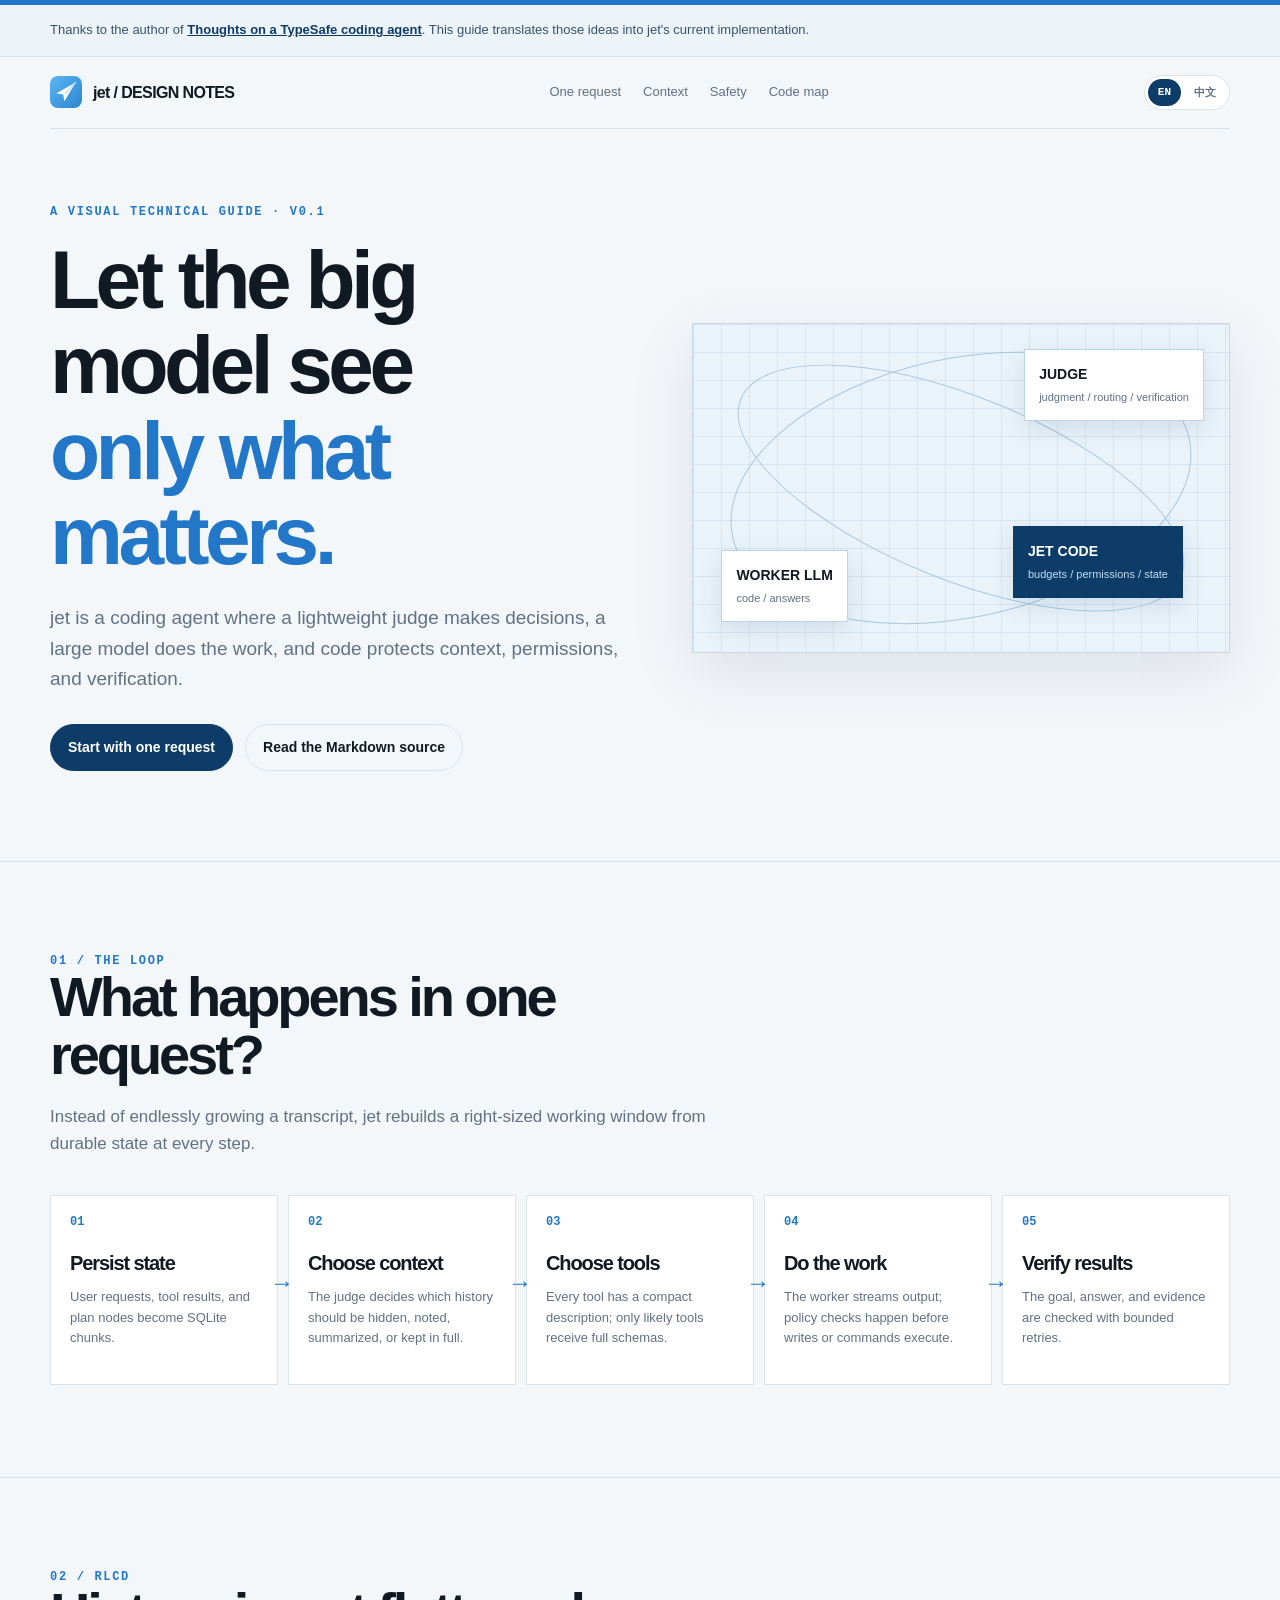
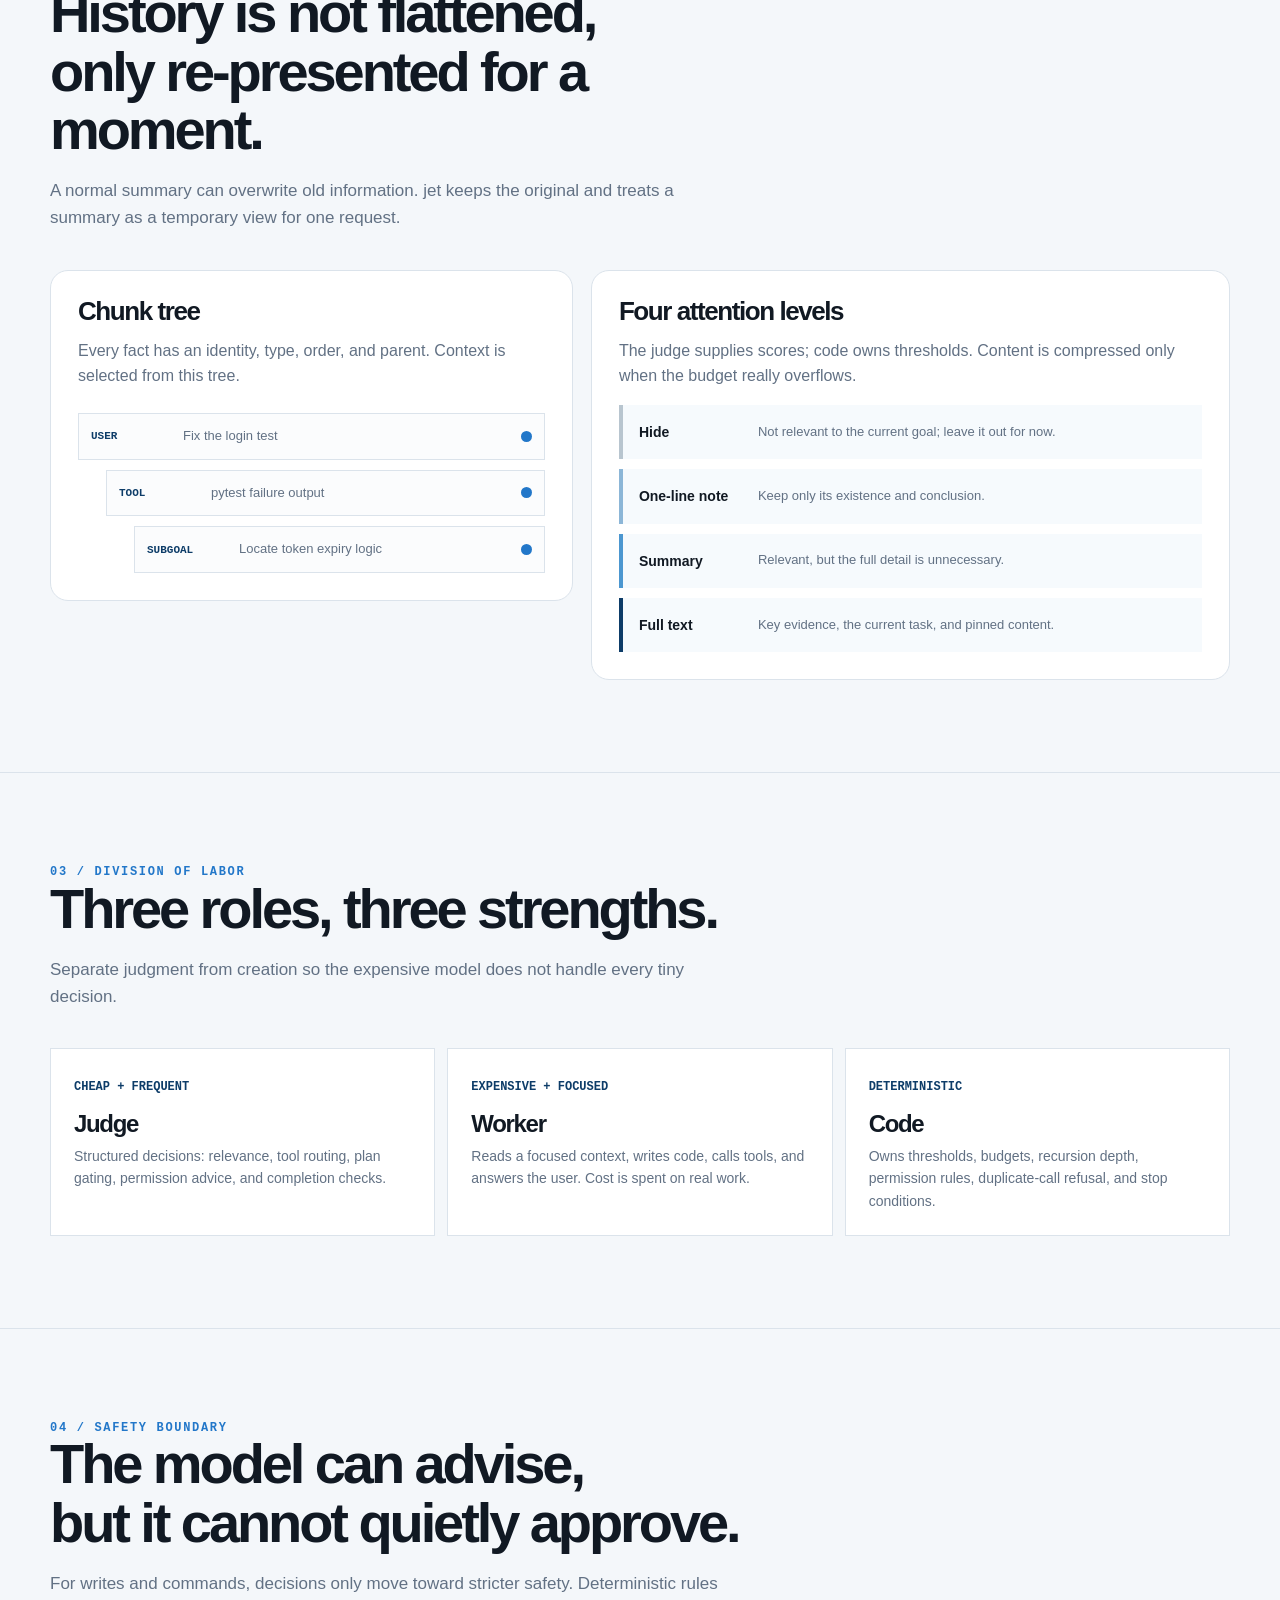
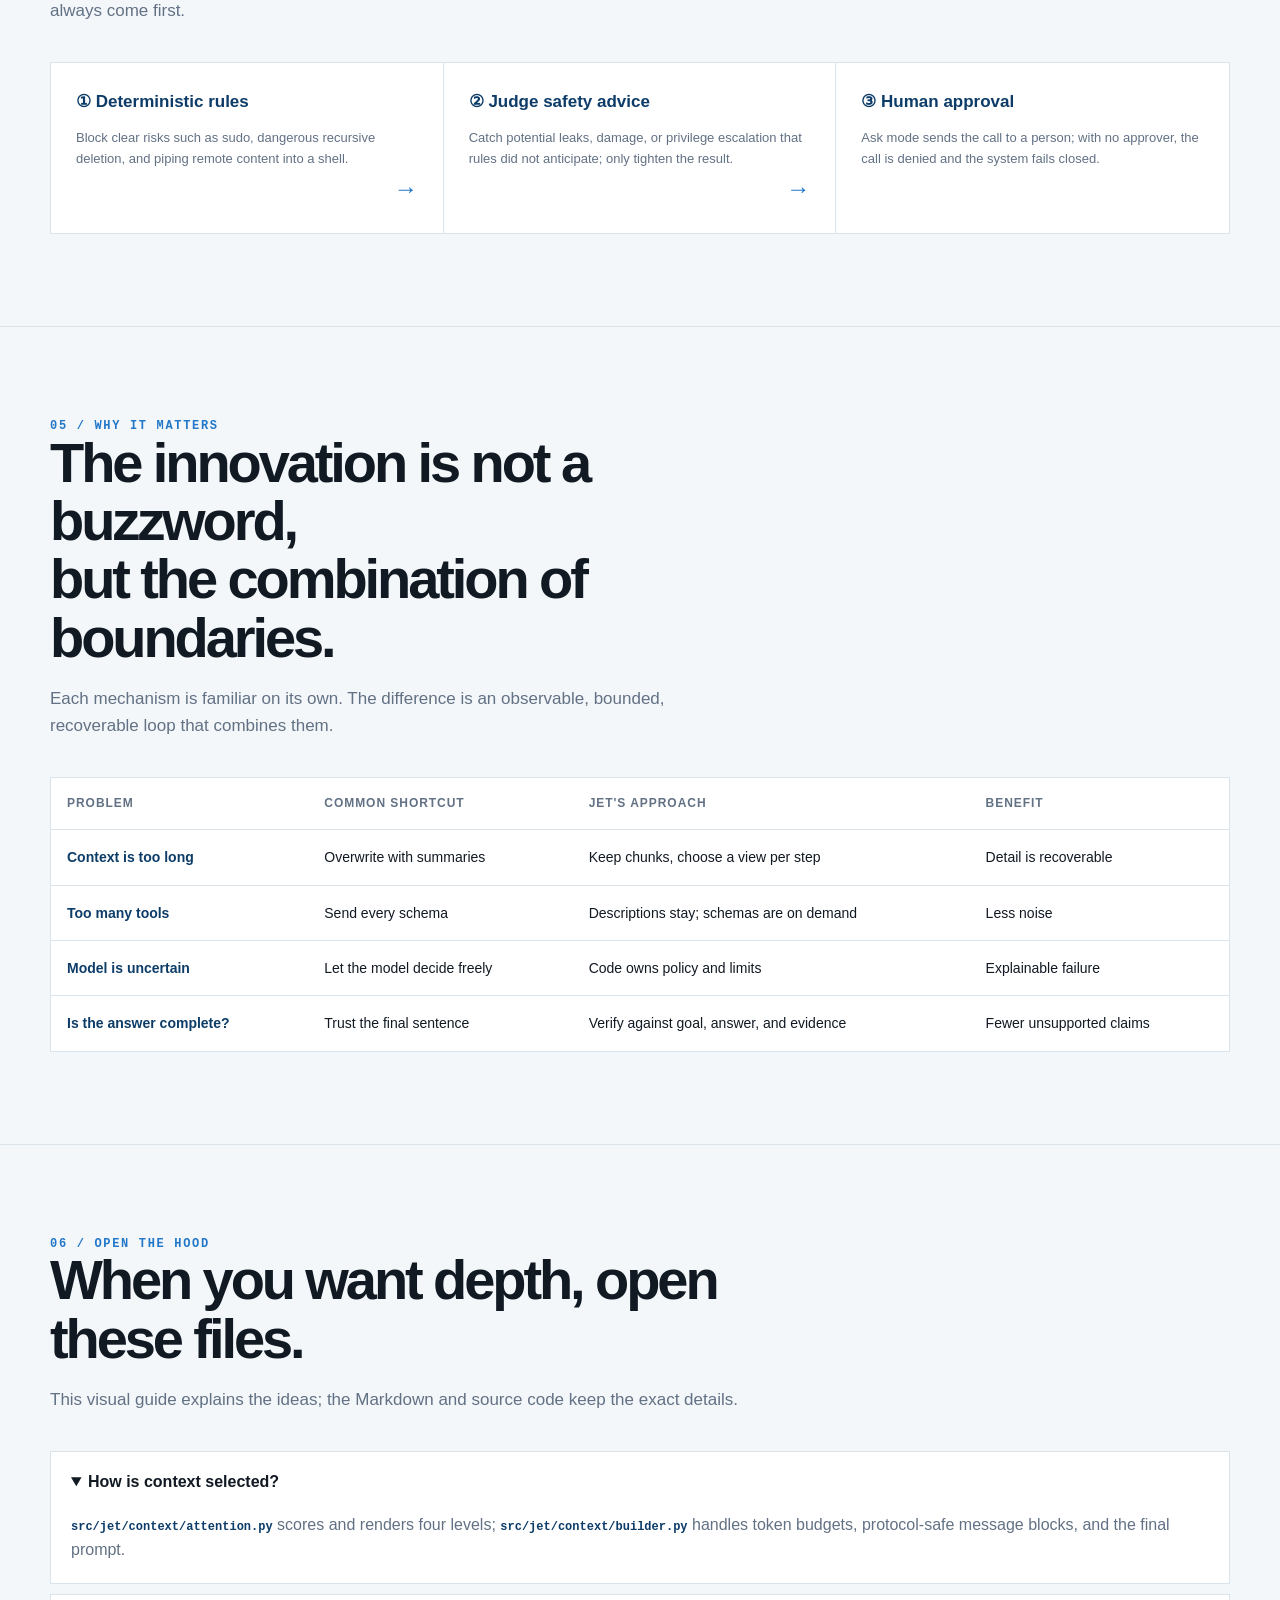
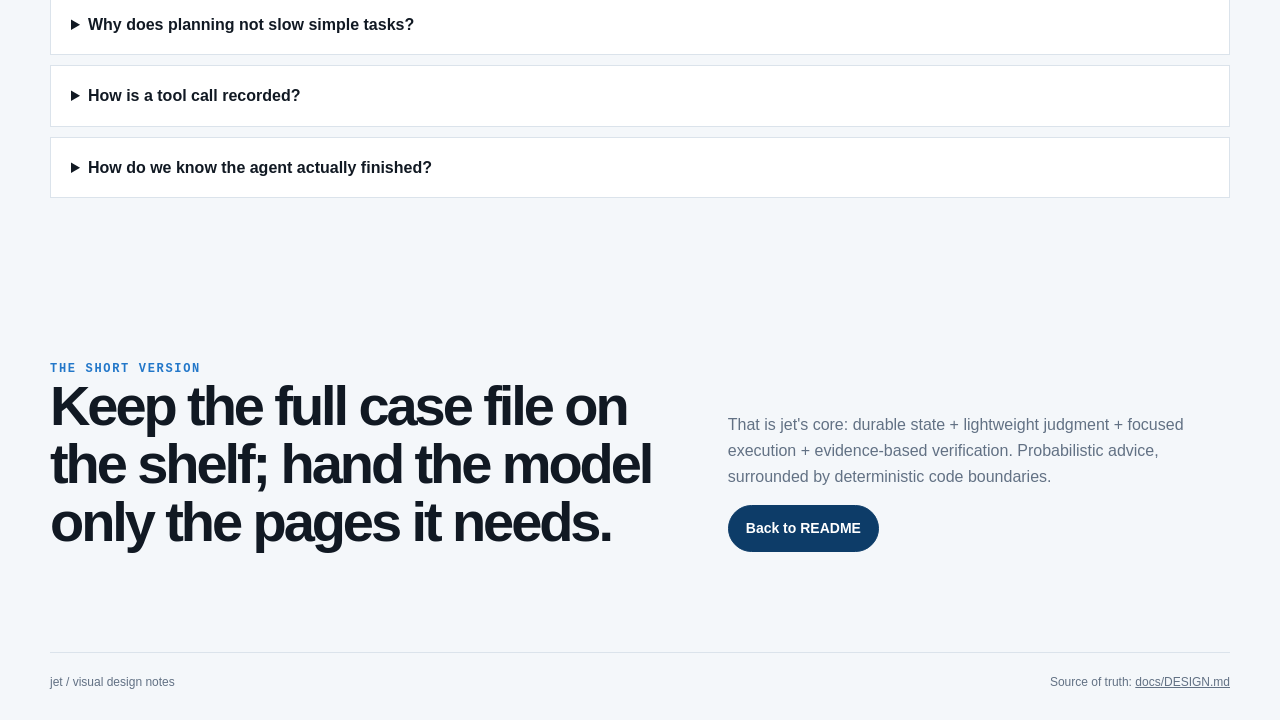
<file: docs/design.html>
<!doctype html>
<html lang="zh-CN">
<head>
  <meta charset="utf-8">
  <meta name="viewport" content="width=device-width, initial-scale=1">
  <meta name="description" content="jet coding agent 核心设计与创新点的可视化技术说明">
  <title>jet / 设计说明</title>
  <style>
    :root {
      --ink: #111923;
      --muted: #627184;
      --paper: #f4f7fa;
      --panel: #ffffff;
      --line: #dbe3eb;
      --blue: #2277c9;
      --blue-dark: #0d3c68;
      --blue-pale: #e7f2fc;
      --signal: #e6f0e8;
      --shadow: 0 20px 60px rgba(18, 42, 69, .10);
      --radius: 18px;
    }
    * { box-sizing: border-box; }
    html { scroll-behavior: smooth; }
    body {
      margin: 0; color: var(--ink); background: var(--paper);
      font-family: ui-sans-serif, -apple-system, BlinkMacSystemFont, "Segoe UI", sans-serif;
      line-height: 1.6;
    }
    a { color: inherit; }
    .topline { height: 5px; background: var(--blue); }
    .shell { width: min(1180px, calc(100% - 40px)); margin: auto; }
    .credit {
      padding: 15px max(20px, calc((100vw - 1180px) / 2));
      background: #edf4f9; color: #38516b; font-size: 13px;
      border-bottom: 1px solid var(--line);
    }
    .credit a { color: var(--blue-dark); font-weight: 700; }
    nav {
      height: 72px; display: flex; align-items: center; justify-content: space-between;
      border-bottom: 1px solid var(--line);
    }
    .brand { display: flex; align-items: center; gap: 11px; text-decoration: none; font-weight: 800; letter-spacing: -.04em; }
    .brand img { width: 32px; height: 32px; }
    .navlinks { display: flex; gap: 22px; color: var(--muted); font-size: 13px; }
    .navlinks a { text-decoration: none; }
    .navlinks a:hover, .navlinks a:focus { color: var(--blue); }
    .lang-tabs { display: inline-flex; gap: 3px; padding: 3px; border: 1px solid var(--line); background: var(--panel); border-radius: 999px; }
    .lang-tab { border: 0; border-radius: 999px; padding: 6px 10px; color: var(--muted); background: transparent; cursor: pointer; font: 700 11px ui-monospace, SFMono-Regular, Menlo, monospace; }
    .lang-tab[aria-selected="true"] { color: white; background: var(--blue-dark); }
    .hero { padding: 76px 0 90px; display: grid; grid-template-columns: 1.04fr .96fr; gap: 60px; align-items: center; }
    .kicker { color: var(--blue); font: 700 12px/1.2 ui-monospace, SFMono-Regular, Menlo, monospace; letter-spacing: .14em; text-transform: uppercase; }
    h1, h2, h3 { margin: 0; letter-spacing: -.055em; line-height: 1.04; }
    h1 { margin-top: 18px; max-width: 650px; font-size: clamp(44px, 7vw, 82px); }
    h1 em { color: var(--blue); font-style: normal; }
    .lead { max-width: 570px; margin: 25px 0 30px; color: var(--muted); font-size: 19px; }
    .hero-actions { display: flex; gap: 12px; flex-wrap: wrap; }
    .button { display: inline-flex; align-items: center; padding: 11px 17px; border-radius: 999px; border: 1px solid var(--line); text-decoration: none; font-size: 14px; font-weight: 700; transition: transform .18s ease, border-color .18s ease; }
    .button:hover { transform: translateY(-2px); border-color: var(--blue); }
    .button.primary { color: white; background: var(--blue-dark); border-color: var(--blue-dark); }
    .hero-diagram { position: relative; min-height: 330px; padding: 26px; border: 1px solid #c7d8e7; background: #eaf3fa; box-shadow: var(--shadow); overflow: hidden; }
    .hero-diagram::before { content: ""; position: absolute; inset: 0; opacity: .5; background-image: linear-gradient(#c7d8e7 1px, transparent 1px), linear-gradient(90deg, #c7d8e7 1px, transparent 1px); background-size: 28px 28px; }
    .orbit { position: absolute; inset: 34px; border: 1px solid #a9c7df; border-radius: 50%; transform: rotate(-12deg); }
    .orbit.two { inset: 72px 30px; transform: rotate(22deg); }
    .node { position: absolute; z-index: 1; display: grid; gap: 4px; min-width: 126px; padding: 13px 14px; background: white; border: 1px solid #bdd2e3; box-shadow: 0 8px 22px rgba(28, 75, 117, .12); }
    .node strong { font-size: 14px; }
    .node small { color: var(--muted); font-size: 11px; }
    .node.judge { top: 25px; right: 25px; }
    .node.worker { left: 28px; bottom: 30px; }
    .node.code { right: 46px; bottom: 54px; background: var(--blue-dark); color: white; border-color: var(--blue-dark); }
    .node.code small { color: #c5dcf1; }
    .section { padding: 92px 0; border-top: 1px solid var(--line); }
    .section-head { max-width: 690px; margin-bottom: 38px; }
    h2 { font-size: clamp(32px, 5vw, 56px); }
    .section-head p { color: var(--muted); font-size: 17px; margin: 18px 0 0; }
    .flow { display: grid; grid-template-columns: repeat(5, 1fr); gap: 10px; }
    .flow-step { min-height: 190px; position: relative; padding: 19px; background: var(--panel); border: 1px solid var(--line); }
    .flow-step:not(:last-child)::after { content: "→"; position: absolute; z-index: 2; top: 68px; right: -17px; color: var(--blue); font-size: 24px; }
    .number { color: var(--blue); font: 700 12px ui-monospace, monospace; }
    .flow-step h3 { margin-top: 24px; font-size: 20px; }
    .flow-step p { color: var(--muted); font-size: 13px; }
    .split { display: grid; grid-template-columns: .9fr 1.1fr; gap: 18px; align-items: start; }
    .panel { background: var(--panel); border: 1px solid var(--line); padding: 27px; border-radius: var(--radius); }
    .panel h3 { font-size: 26px; margin-bottom: 13px; }
    .panel p { color: var(--muted); margin-top: 0; }
    .chunk-tree { display: grid; gap: 10px; margin-top: 24px; }
    .chunk { display: grid; grid-template-columns: 80px 1fr auto; gap: 12px; align-items: center; padding: 12px; border: 1px solid var(--line); background: #fbfcfd; font-size: 13px; }
    .chunk b { color: var(--blue-dark); font: 700 11px ui-monospace, monospace; }
    .chunk span { color: var(--muted); }
    .chunk i { width: 11px; height: 11px; border-radius: 50%; background: var(--blue); }
    .chunk:nth-child(2) { margin-left: 28px; } .chunk:nth-child(3) { margin-left: 56px; }
    .levels { display: grid; gap: 10px; }
    .level { display: grid; grid-template-columns: 104px 1fr; gap: 15px; align-items: center; padding: 16px; border-left: 4px solid var(--blue); background: #f6fafd; }
    .level strong { font-size: 14px; } .level span { color: var(--muted); font-size: 13px; }
    .level:nth-child(1) { border-color: #b8c5cf; } .level:nth-child(2) { border-color: #8cb6d7; } .level:nth-child(3) { border-color: #4c97d0; } .level:nth-child(4) { border-color: var(--blue-dark); }
    .roles { display: grid; grid-template-columns: repeat(3, 1fr); gap: 12px; }
    .role { padding: 23px; min-height: 184px; border-top: 4px solid var(--blue); background: var(--panel); border: 1px solid var(--line); }
    .role h3 { font-size: 24px; margin: 14px 0 8px; }
    .role p { color: var(--muted); font-size: 14px; margin: 0; }
    .role code, code { color: var(--blue-dark); font: 700 12px ui-monospace, monospace; }
    .policy { display: grid; grid-template-columns: repeat(3, 1fr); gap: 0; border: 1px solid var(--line); background: var(--panel); }
    .policy-step { padding: 25px; min-height: 160px; border-right: 1px solid var(--line); }
    .policy-step:last-child { border-right: 0; }
    .policy-step strong { display: block; color: var(--blue-dark); font-size: 17px; }
    .policy-step span { display: block; margin-top: 13px; color: var(--muted); font-size: 13px; }
    .policy-step::after { content: "→"; float: right; color: var(--blue); font-size: 24px; }
    .policy-step:last-child::after { content: ""; }
    .compare { width: 100%; border-collapse: collapse; background: var(--panel); border: 1px solid var(--line); font-size: 14px; }
    .compare th, .compare td { text-align: left; vertical-align: top; padding: 16px; border-bottom: 1px solid var(--line); }
    .compare th { color: var(--muted); font-size: 12px; text-transform: uppercase; letter-spacing: .08em; }
    .compare td:first-child { color: var(--blue-dark); font-weight: 800; }
    details { background: var(--panel); border: 1px solid var(--line); margin-top: 10px; }
    summary { cursor: pointer; padding: 17px 20px; font-weight: 800; list-style-position: inside; }
    details div { padding: 0 20px 20px; color: var(--muted); }
    .closing { padding: 72px 0 100px; display: grid; grid-template-columns: 1fr .8fr; gap: 50px; align-items: end; }
    .closing h2 { max-width: 650px; }
    .closing p { color: var(--muted); }
    footer { padding: 20px 0 28px; border-top: 1px solid var(--line); color: var(--muted); font-size: 12px; display: flex; justify-content: space-between; gap: 20px; }
    @media (max-width: 820px) {
      .shell { width: min(100% - 28px, 680px); }
      .navlinks { display: none; }
      .hero, .split, .closing { grid-template-columns: 1fr; gap: 34px; }
      .hero { padding-top: 54px; }
      .flow, .roles { grid-template-columns: 1fr; }
      .flow-step { min-height: auto; } .flow-step:not(:last-child)::after { content: "↓"; top: auto; right: 18px; bottom: -20px; }
      .policy { grid-template-columns: 1fr; } .policy-step { border-right: 0; border-bottom: 1px solid var(--line); min-height: auto; } .policy-step:last-child { border-bottom: 0; }
      .policy-step::after { content: "↓"; }
      .compare { display: block; overflow-x: auto; }
      footer { display: block; } footer span { display: block; margin-top: 7px; }
    }
    @media (prefers-reduced-motion: reduce) { html { scroll-behavior: auto; } .button { transition: none; } }
  </style>
</head>
<body>
  <div class="topline"></div>
  <div class="credit"><span data-i18n="credit">Thanks to the author of <a href="https://docs.google.com/document/d/1G61uUB0FifUnmmrPzFQojZ3KpczYKmXGpgEXDJ2l_Zg/edit?tab=t.0" target="_blank" rel="noreferrer">Thoughts on a TypeSafe coding agent</a>. This guide translates those ideas into jet's current implementation.</span></div>
  <header class="shell">
    <nav aria-label="主导航">
      <a class="brand" href="#top"><img src="logo.svg" alt="jet logo">jet / DESIGN NOTES</a>
      <div class="navlinks"><a href="#flow" data-i18n="nav-flow">One request</a><a href="#context" data-i18n="nav-context">Context</a><a href="#safety" data-i18n="nav-safety">Safety</a><a href="#map" data-i18n="nav-map">Code map</a></div>
      <div class="lang-tabs" role="tablist" aria-label="Language"><button class="lang-tab" type="button" role="tab" data-lang="en" aria-selected="true">EN</button><button class="lang-tab" type="button" role="tab" data-lang="zh" aria-selected="false">中文</button></div>
    </nav>
  </header>

  <main id="top">
    <section class="shell hero">
      <div>
        <div class="kicker">A visual technical guide · v0.1</div>
        <h1 data-i18n="hero-title">Let the big model see<br><em>only what matters.</em></h1>
        <p class="lead" data-i18n="hero-lead">jet is a coding agent where a lightweight judge makes decisions, a large model does the work, and code protects context, permissions, and verification.</p>
        <div class="hero-actions"><a class="button primary" href="#flow" data-i18n="hero-cta">Start with one request</a><a class="button" href="DESIGN.md" data-i18n="hero-doc">Read the Markdown source</a></div>
      </div>
      <div class="hero-diagram" aria-label="judge、worker 和 code 的协作图">
        <div class="orbit"></div><div class="orbit two"></div>
        <div class="node judge"><strong>JUDGE</strong><small data-i18n="node-judge">judgment / routing / verification</small></div>
        <div class="node worker"><strong>WORKER LLM</strong><small data-i18n="node-worker">code / answers</small></div>
        <div class="node code"><strong>JET CODE</strong><small data-i18n="node-code">budgets / permissions / state</small></div>
      </div>
    </section>

    <section class="section" id="flow"><div class="shell">
      <div class="section-head"><div class="kicker">01 / The loop</div><h2 data-i18n="flow-title">What happens in one request?</h2><p data-i18n="flow-lead">Instead of endlessly growing a transcript, jet rebuilds a right-sized working window from durable state at every step.</p></div>
      <div class="flow">
        <article class="flow-step"><div class="number">01</div><h3 data-i18n="flow-1-title">Persist state</h3><p data-i18n="flow-1-copy">User requests, tool results, and plan nodes become SQLite chunks.</p></article>
        <article class="flow-step"><div class="number">02</div><h3 data-i18n="flow-2-title">Choose context</h3><p data-i18n="flow-2-copy">The judge decides which history should be hidden, noted, summarized, or kept in full.</p></article>
        <article class="flow-step"><div class="number">03</div><h3 data-i18n="flow-3-title">Choose tools</h3><p data-i18n="flow-3-copy">Every tool has a compact description; only likely tools receive full schemas.</p></article>
        <article class="flow-step"><div class="number">04</div><h3 data-i18n="flow-4-title">Do the work</h3><p data-i18n="flow-4-copy">The worker streams output; policy checks happen before writes or commands execute.</p></article>
        <article class="flow-step"><div class="number">05</div><h3 data-i18n="flow-5-title">Verify results</h3><p data-i18n="flow-5-copy">The goal, answer, and evidence are checked with bounded retries.</p></article>
      </div>
    </div></section>

    <section class="section" id="context"><div class="shell">
      <div class="section-head"><div class="kicker">02 / RLCD</div><h2 data-i18n="context-title">History is not flattened,<br>only re-presented for a moment.</h2><p data-i18n="context-lead">A normal summary can overwrite old information. jet keeps the original and treats a summary as a temporary view for one request.</p></div>
      <div class="split">
        <div class="panel"><h3 data-i18n="chunk-title">Chunk tree</h3><p data-i18n="chunk-lead">Every fact has an identity, type, order, and parent. Context is selected from this tree.</p><div class="chunk-tree"><div class="chunk"><b>USER</b><span data-i18n="chunk-1">Fix the login test</span><i></i></div><div class="chunk"><b>TOOL</b><span data-i18n="chunk-2">pytest failure output</span><i></i></div><div class="chunk"><b>SUBGOAL</b><span data-i18n="chunk-3">Locate token expiry logic</span><i></i></div></div></div>
        <div class="panel"><h3 data-i18n="levels-title">Four attention levels</h3><p data-i18n="levels-lead">The judge supplies scores; code owns thresholds. Content is compressed only when the budget really overflows.</p><div class="levels"><div class="level"><strong data-i18n="level-1-title">Hide</strong><span data-i18n="level-1-copy">Not relevant to the current goal; leave it out for now.</span></div><div class="level"><strong data-i18n="level-2-title">One-line note</strong><span data-i18n="level-2-copy">Keep only its existence and conclusion.</span></div><div class="level"><strong data-i18n="level-3-title">Summary</strong><span data-i18n="level-3-copy">Relevant, but the full detail is unnecessary.</span></div><div class="level"><strong data-i18n="level-4-title">Full text</strong><span data-i18n="level-4-copy">Key evidence, the current task, and pinned content.</span></div></div></div>
      </div>
    </div></section>

    <section class="section"><div class="shell">
      <div class="section-head"><div class="kicker">03 / Division of labor</div><h2 data-i18n="roles-title">Three roles, three strengths.</h2><p data-i18n="roles-lead">Separate judgment from creation so the expensive model does not handle every tiny decision.</p></div>
      <div class="roles"><article class="role"><code>CHEAP + FREQUENT</code><h3>Judge</h3><p data-i18n="judge-copy">Structured decisions: relevance, tool routing, plan gating, permission advice, and completion checks.</p></article><article class="role"><code>EXPENSIVE + FOCUSED</code><h3>Worker</h3><p data-i18n="worker-copy">Reads a focused context, writes code, calls tools, and answers the user. Cost is spent on real work.</p></article><article class="role"><code>DETERMINISTIC</code><h3>Code</h3><p data-i18n="code-copy">Owns thresholds, budgets, recursion depth, permission rules, duplicate-call refusal, and stop conditions.</p></article></div>
    </div></section>

    <section class="section" id="safety"><div class="shell">
      <div class="section-head"><div class="kicker">04 / Safety boundary</div><h2 data-i18n="safety-title">The model can advise,<br>but it cannot quietly approve.</h2><p data-i18n="safety-lead">For writes and commands, decisions only move toward stricter safety. Deterministic rules always come first.</p></div>
      <div class="policy"><div class="policy-step"><strong data-i18n="policy-1-title">① Deterministic rules</strong><span data-i18n="policy-1-copy">Block clear risks such as sudo, dangerous recursive deletion, and piping remote content into a shell.</span></div><div class="policy-step"><strong data-i18n="policy-2-title">② Judge safety advice</strong><span data-i18n="policy-2-copy">Catch potential leaks, damage, or privilege escalation that rules did not anticipate; only tighten the result.</span></div><div class="policy-step"><strong data-i18n="policy-3-title">③ Human approval</strong><span data-i18n="policy-3-copy">Ask mode sends the call to a person; with no approver, the call is denied and the system fails closed.</span></div></div>
    </div></section>

    <section class="section"><div class="shell">
      <div class="section-head"><div class="kicker">05 / Why it matters</div><h2 data-i18n="why-title">The innovation is not a buzzword,<br>but the combination of boundaries.</h2><p data-i18n="why-lead">Each mechanism is familiar on its own. The difference is an observable, bounded, recoverable loop that combines them.</p></div>
      <table class="compare"><thead><tr><th data-i18n="table-1">Problem</th><th data-i18n="table-2">Common shortcut</th><th data-i18n="table-3">jet's approach</th><th data-i18n="table-4">Benefit</th></tr></thead><tbody><tr><td data-i18n="row-1-1">Context is too long</td><td data-i18n="row-1-2">Overwrite with summaries</td><td data-i18n="row-1-3">Keep chunks, choose a view per step</td><td data-i18n="row-1-4">Detail is recoverable</td></tr><tr><td data-i18n="row-2-1">Too many tools</td><td data-i18n="row-2-2">Send every schema</td><td data-i18n="row-2-3">Descriptions stay; schemas are on demand</td><td data-i18n="row-2-4">Less noise</td></tr><tr><td data-i18n="row-3-1">Model is uncertain</td><td data-i18n="row-3-2">Let the model decide freely</td><td data-i18n="row-3-3">Code owns policy and limits</td><td data-i18n="row-3-4">Explainable failure</td></tr><tr><td data-i18n="row-4-1">Is the answer complete?</td><td data-i18n="row-4-2">Trust the final sentence</td><td data-i18n="row-4-3">Verify against goal, answer, and evidence</td><td data-i18n="row-4-4">Fewer unsupported claims</td></tr></tbody></table>
    </div></section>

    <section class="section" id="map"><div class="shell">
      <div class="section-head"><div class="kicker">06 / Open the hood</div><h2 data-i18n="map-title">When you want depth, open these files.</h2><p data-i18n="map-lead">This visual guide explains the ideas; the Markdown and source code keep the exact details.</p></div>
      <details open><summary data-i18n="map-1-title">How is context selected?</summary><div data-i18n="map-1-copy"><code>src/jet/context/attention.py</code> scores and renders four levels; <code>src/jet/context/builder.py</code> handles token budgets, protocol-safe message blocks, and the final prompt.</div></details>
      <details><summary data-i18n="map-2-title">Why does planning not slow simple tasks?</summary><div data-i18n="map-2-copy"><code>src/jet/context/decompose.py</code> asks the judge whether planning is needed and runs it alongside the first generation step. Depth, total nodes, deduplication, and actionability are bounded.</div></details>
      <details><summary data-i18n="map-3-title">How is a tool call recorded?</summary><div data-i18n="map-3-copy"><code>src/jet/agent/loop.py</code> executes, persists, and refuses duplicate calls; <code>src/jet/policy/permissions.py</code> handles rules, judge advice, and human approval.</div></details>
      <details><summary data-i18n="map-4-title">How do we know the agent actually finished?</summary><div data-i18n="map-4-copy"><code>src/jet/agent/verify.py</code> supports both judge and independent LLM verification; malformed or unavailable provider results are explicitly marked inconclusive.</div></details>
    </div></section>

    <section class="shell closing"><div><div class="kicker" data-i18n="short-kicker">The short version</div><h2 data-i18n="short-title">Keep the full case file on the shelf; hand the model only the pages it needs.</h2></div><div><p data-i18n="short-copy">That is jet's core: durable state + lightweight judgment + focused execution + evidence-based verification. Probabilistic advice, surrounded by deterministic code boundaries.</p><a class="button primary" href="../README.md" data-i18n="back-readme">Back to README</a></div></section>
  </main>
  <footer class="shell"><span>jet / visual design notes</span><span data-i18n="source-truth">Source of truth: <a href="DESIGN.md">docs/DESIGN.md</a></span></footer>
  <script>
    const copy = {
      en: {
        credit: 'Thanks to the author of <a href="https://docs.google.com/document/d/1G61uUB0FifUnmmrPzFQojZ3KpczYKmXGpgEXDJ2l_Zg/edit?tab=t.0" target="_blank" rel="noreferrer">Thoughts on a TypeSafe coding agent</a>. This guide translates those ideas into jet\'s current implementation.',
        'nav-flow': 'One request', 'nav-context': 'Context', 'nav-safety': 'Safety', 'nav-map': 'Code map',
        'hero-title': 'Let the big model see<br><em>only what matters.</em>',
        'hero-lead': 'jet is a coding agent where a lightweight judge makes decisions, a large model does the work, and code protects context, permissions, and verification.',
        'hero-cta': 'Start with one request', 'hero-doc': 'Read the Markdown source',
        'node-judge': 'judgment / routing / verification', 'node-worker': 'code / answers', 'node-code': 'budgets / permissions / state',
        'flow-title': 'What happens in one request?', 'flow-lead': 'Instead of endlessly growing a transcript, jet rebuilds a right-sized working window from durable state at every step.',
        'flow-1-title': 'Persist state', 'flow-1-copy': 'User requests, tool results, and plan nodes become SQLite chunks.',
        'flow-2-title': 'Choose context', 'flow-2-copy': 'The judge decides which history should be hidden, noted, summarized, or kept in full.',
        'flow-3-title': 'Choose tools', 'flow-3-copy': 'Every tool has a compact description; only likely tools receive full schemas.',
        'flow-4-title': 'Do the work', 'flow-4-copy': 'The worker streams output; policy checks happen before writes or commands execute.',
        'flow-5-title': 'Verify results', 'flow-5-copy': 'The goal, answer, and evidence are checked with bounded retries.',
        'context-title': 'History is not flattened,<br>only re-presented for a moment.', 'context-lead': 'A normal summary can overwrite old information. jet keeps the original and treats a summary as a temporary view for one request.',
        'chunk-title': 'Chunk tree', 'chunk-lead': 'Every fact has an identity, type, order, and parent. Context is selected from this tree.', 'chunk-1': 'Fix the login test', 'chunk-2': 'pytest failure output', 'chunk-3': 'Locate token expiry logic',
        'levels-title': 'Four attention levels', 'levels-lead': 'The judge supplies scores; code owns thresholds. Content is compressed only when the budget really overflows.',
        'level-1-title': 'Hide', 'level-1-copy': 'Not relevant to the current goal; leave it out for now.', 'level-2-title': 'One-line note', 'level-2-copy': 'Keep only its existence and conclusion.', 'level-3-title': 'Summary', 'level-3-copy': 'Relevant, but the full detail is unnecessary.', 'level-4-title': 'Full text', 'level-4-copy': 'Key evidence, the current task, and pinned content.',
        'roles-title': 'Three roles, three strengths.', 'roles-lead': 'Separate judgment from creation so the expensive model does not handle every tiny decision.', 'judge-copy': 'Structured decisions: relevance, tool routing, plan gating, permission advice, and completion checks.', 'worker-copy': 'Reads a focused context, writes code, calls tools, and answers the user. Cost is spent on real work.', 'code-copy': 'Owns thresholds, budgets, recursion depth, permission rules, duplicate-call refusal, and stop conditions.',
        'safety-title': 'The model can advise,<br>but it cannot quietly approve.', 'safety-lead': 'For writes and commands, decisions only move toward stricter safety. Deterministic rules always come first.', 'policy-1-title': '① Deterministic rules', 'policy-1-copy': 'Block clear risks such as sudo, dangerous recursive deletion, and piping remote content into a shell.', 'policy-2-title': '② Judge safety advice', 'policy-2-copy': 'Catch potential leaks, damage, or privilege escalation that rules did not anticipate; only tighten the result.', 'policy-3-title': '③ Human approval', 'policy-3-copy': 'Ask mode sends the call to a person; with no approver, the call is denied and the system fails closed.',
        'why-title': 'The innovation is not a buzzword,<br>but the combination of boundaries.', 'why-lead': 'Each mechanism is familiar on its own. The difference is an observable, bounded, recoverable loop that combines them.', 'table-1': 'Problem', 'table-2': 'Common shortcut', 'table-3': "jet's approach", 'table-4': 'Benefit', 'row-1-1': 'Context is too long', 'row-1-2': 'Overwrite with summaries', 'row-1-3': 'Keep chunks, choose a view per step', 'row-1-4': 'Detail is recoverable', 'row-2-1': 'Too many tools', 'row-2-2': 'Send every schema', 'row-2-3': 'Descriptions stay; schemas are on demand', 'row-2-4': 'Less noise', 'row-3-1': 'Model is uncertain', 'row-3-2': 'Let the model decide freely', 'row-3-3': 'Code owns policy and limits', 'row-3-4': 'Explainable failure', 'row-4-1': 'Is the answer complete?', 'row-4-2': 'Trust the final sentence', 'row-4-3': 'Verify against goal, answer, and evidence', 'row-4-4': 'Fewer unsupported claims',
        'map-title': 'When you want depth, open these files.', 'map-lead': 'This visual guide explains the ideas; the Markdown and source code keep the exact details.', 'map-1-title': 'How is context selected?', 'map-1-copy': '<code>src/jet/context/attention.py</code> scores and renders four levels; <code>src/jet/context/builder.py</code> handles token budgets, protocol-safe message blocks, and the final prompt.', 'map-2-title': 'Why does planning not slow simple tasks?', 'map-2-copy': '<code>src/jet/context/decompose.py</code> asks the judge whether planning is needed and runs it alongside the first generation step. Depth, total nodes, deduplication, and actionability are bounded.', 'map-3-title': 'How is a tool call recorded?', 'map-3-copy': '<code>src/jet/agent/loop.py</code> executes, persists, and refuses duplicate calls; <code>src/jet/policy/permissions.py</code> handles rules, judge advice, and human approval.', 'map-4-title': 'How do we know the agent actually finished?', 'map-4-copy': '<code>src/jet/agent/verify.py</code> supports both judge and independent LLM verification; malformed or unavailable provider results are explicitly marked inconclusive.', 'short-kicker': 'The short version', 'short-title': 'Keep the full case file on the shelf; hand the model only the pages it needs.', 'short-copy': "That is jet's core: durable state + lightweight judgment + focused execution + evidence-based verification. Probabilistic advice, surrounded by deterministic code boundaries.", 'back-readme': 'Back to README', 'source-truth': 'Source of truth: <a href="DESIGN.md">docs/DESIGN.md</a>'
      },
      zh: {
        credit: '感谢作者提供的思路：<a href="https://docs.google.com/document/d/1G61uUB0FifUnmmrPzFQojZ3KpczYKmXGpgEXDJ2l_Zg/edit?tab=t.0" target="_blank" rel="noreferrer">Thoughts on a TypeSafe coding agent</a>。本文把这些想法转译成 jet 当前实现的通俗说明。',
        'nav-flow': '一次请求', 'nav-context': '上下文', 'nav-safety': '安全边界', 'nav-map': '代码地图', 'hero-title': '让大模型只看<br><em>真正重要的东西。</em>', 'hero-lead': 'jet 是一个 coding agent：用轻量 judge 做判断，用大模型完成工作，用代码守住上下文、权限和验证边界。', 'hero-cta': '从一次请求开始', 'hero-doc': '阅读 Markdown 原文', 'node-judge': '判断 / 路由 / 验证', 'node-worker': '写代码 / 回答问题', 'node-code': '预算 / 权限 / 状态', 'flow-title': '一次请求，发生了什么？', 'flow-lead': '它不是把聊天记录无限加长，而是每一步都从持久化状态中重新组装一个合适的工作窗口。', 'flow-1-title': '保存状态', 'flow-1-copy': '用户请求、工具结果、计划节点都成为 SQLite 中的 chunk。', 'flow-2-title': '选择上下文', 'flow-2-copy': 'judge 判断哪些历史需要隐藏、备注、摘要或全文。', 'flow-3-title': '选择工具', 'flow-3-copy': '所有工具都有简介，只有本步可能用到的工具获得完整 schema。', 'flow-4-title': '执行工作', 'flow-4-copy': 'worker LLM 流式输出；策略检查后才真正执行写入或命令。', 'flow-5-title': '验证结果', 'flow-5-copy': '把目标、答案和证据交给验证器，失败时有限重试，绝不无限循环。', 'context-title': '历史不会被压扁，<br>只是暂时换一种呈现。', 'context-lead': '普通摘要会覆盖旧信息。jet 保留原文，把摘要当成某一次请求的临时视图；下一步仍可以重新取回全文。', 'chunk-title': 'Chunk tree', 'chunk-lead': '每个事实都有自己的身份、类型、顺序和父节点。上下文是从这棵树上挑出来的。', 'chunk-1': '修复登录测试', 'chunk-2': 'pytest 的失败输出', 'chunk-3': '定位 token 过期逻辑', 'levels-title': '四种注意力等级', 'levels-lead': '分数由 judge 提供，阈值由代码控制。预算足够时不压缩；只有真的超预算才收缩内容。', 'level-1-title': '隐藏', 'level-1-copy': '与当前目标无关，暂不放进 prompt。', 'level-2-title': '一行备注', 'level-2-copy': '只需要知道它存在和结论。', 'level-3-title': '摘要', 'level-3-copy': '相关，但不需要每个细节。', 'level-4-title': '全文', 'level-4-copy': '关键证据、当前任务和 pinned 内容。', 'roles-title': '三种角色，三种擅长。', 'roles-lead': '把判断和创造拆开，才不会让昂贵的大模型处理每一个琐碎选择。', 'judge-copy': '做结构化判断：相关性、工具路由、计划门控、权限建议、完成验证。', 'worker-copy': '读取精简后的上下文，写代码、调用工具、回答用户。只把成本花在真正的工作上。', 'code-copy': '拥有阈值、预算、递归深度、权限规则、重复调用拒绝和停止条件。', 'safety-title': '模型可以建议，<br>不能偷偷放行。', 'safety-lead': '对于写文件和执行命令，决策是单向收紧的。确定性规则永远先于模型意见。', 'policy-1-title': '① 确定性规则', 'policy-1-copy': '拦截 sudo、危险递归删除、远程内容直接 pipe 到 shell 等明确风险。', 'policy-2-title': '② Judge 安全意见', 'policy-2-copy': '发现规则没覆盖到的潜在泄漏、破坏或越权风险时，只能把结果收紧。', 'policy-3-title': '③ 人工确认', 'policy-3-copy': 'Ask 模式下交给用户确认；没有 approver 时默认拒绝，失败关闭。', 'why-title': '创新不在某个名词，<br>而在边界的组合。', 'why-lead': '这些机制单独看都不陌生，真正的差异是它们被放进了同一个可观察、可限制、可恢复的循环。', 'table-1': '问题', 'table-2': '常见做法', 'table-3': 'jet 的做法', 'table-4': '得到什么', 'row-1-1': '上下文太长', 'row-1-2': '覆盖旧摘要', 'row-1-3': '保留 chunk，按步选择视图', 'row-1-4': '细节可恢复', 'row-2-1': '工具太多', 'row-2-2': '发送所有 schema', 'row-2-3': '简介常驻，schema 按需注入', 'row-2-4': '更少噪声', 'row-3-1': '模型不可靠', 'row-3-2': '让模型自行决定', 'row-3-3': '代码拥有策略和边界', 'row-3-4': '失败可解释', 'row-4-1': '答案是否完成', 'row-4-2': '相信最后一句话', 'row-4-3': '对照目标、答案和证据验证', 'row-4-4': '少做无根据承诺', 'map-title': '想深入时，去看这些文件。', 'map-lead': '可视化页面讲概念；下面的 Markdown 和源代码负责精确细节。', 'map-1-title': '上下文如何选择？', 'map-1-copy': '<code>src/jet/context/attention.py</code> 负责打分和四级呈现；<code>src/jet/context/builder.py</code> 负责 token budget、协议安全的消息分组和最终 prompt。', 'map-2-title': '计划为什么不会拖慢简单任务？', 'map-2-copy': '<code>src/jet/context/decompose.py</code> 先用 judge 判断是否需要计划，并与第一步生成并发；计划还有深度、总节点数、去重和可执行性边界。', 'map-3-title': '一次工具调用如何被记录？', 'map-3-copy': '<code>src/jet/agent/loop.py</code> 负责执行、持久化和重复调用拒绝；<code>src/jet/policy/permissions.py</code> 负责规则、judge 意见和人工审批。', 'map-4-title': '如何知道 agent 有没有真的完成？', 'map-4-copy': '<code>src/jet/agent/verify.py</code> 同时支持 judge 与独立 LLM 验证；结果写入 trace，格式错误或 provider 不可用时明确标记为 inconclusive。', 'short-kicker': '简短总结', 'short-title': '把完整案例文件留在架子上，每次只递给模型真正需要的几页。', 'short-copy': '这就是 jet 的核心：持久化状态 + 轻量判断 + 聚焦执行 + 证据验证。便宜的概率性建议，被确定性的代码边界包住。', 'back-readme': '回到 README', 'source-truth': '事实来源：<a href="DESIGN.md">docs/DESIGN.md</a>'
      }
    };
    const tabs = document.querySelectorAll('.lang-tab');
    function setLanguage(language) {
      document.documentElement.lang = language === 'zh' ? 'zh-CN' : 'en';
      document.querySelectorAll('[data-i18n]').forEach((node) => {
        const value = copy[language][node.dataset.i18n];
        if (value !== undefined) node.innerHTML = value;
      });
      tabs.forEach((tab) => tab.setAttribute('aria-selected', String(tab.dataset.lang === language)));
      localStorage.setItem('jet-design-language', language);
    }
    tabs.forEach((tab) => tab.addEventListener('click', () => setLanguage(tab.dataset.lang)));
    setLanguage(localStorage.getItem('jet-design-language') || 'en');
  </script>
</body>
</html>
</file>
